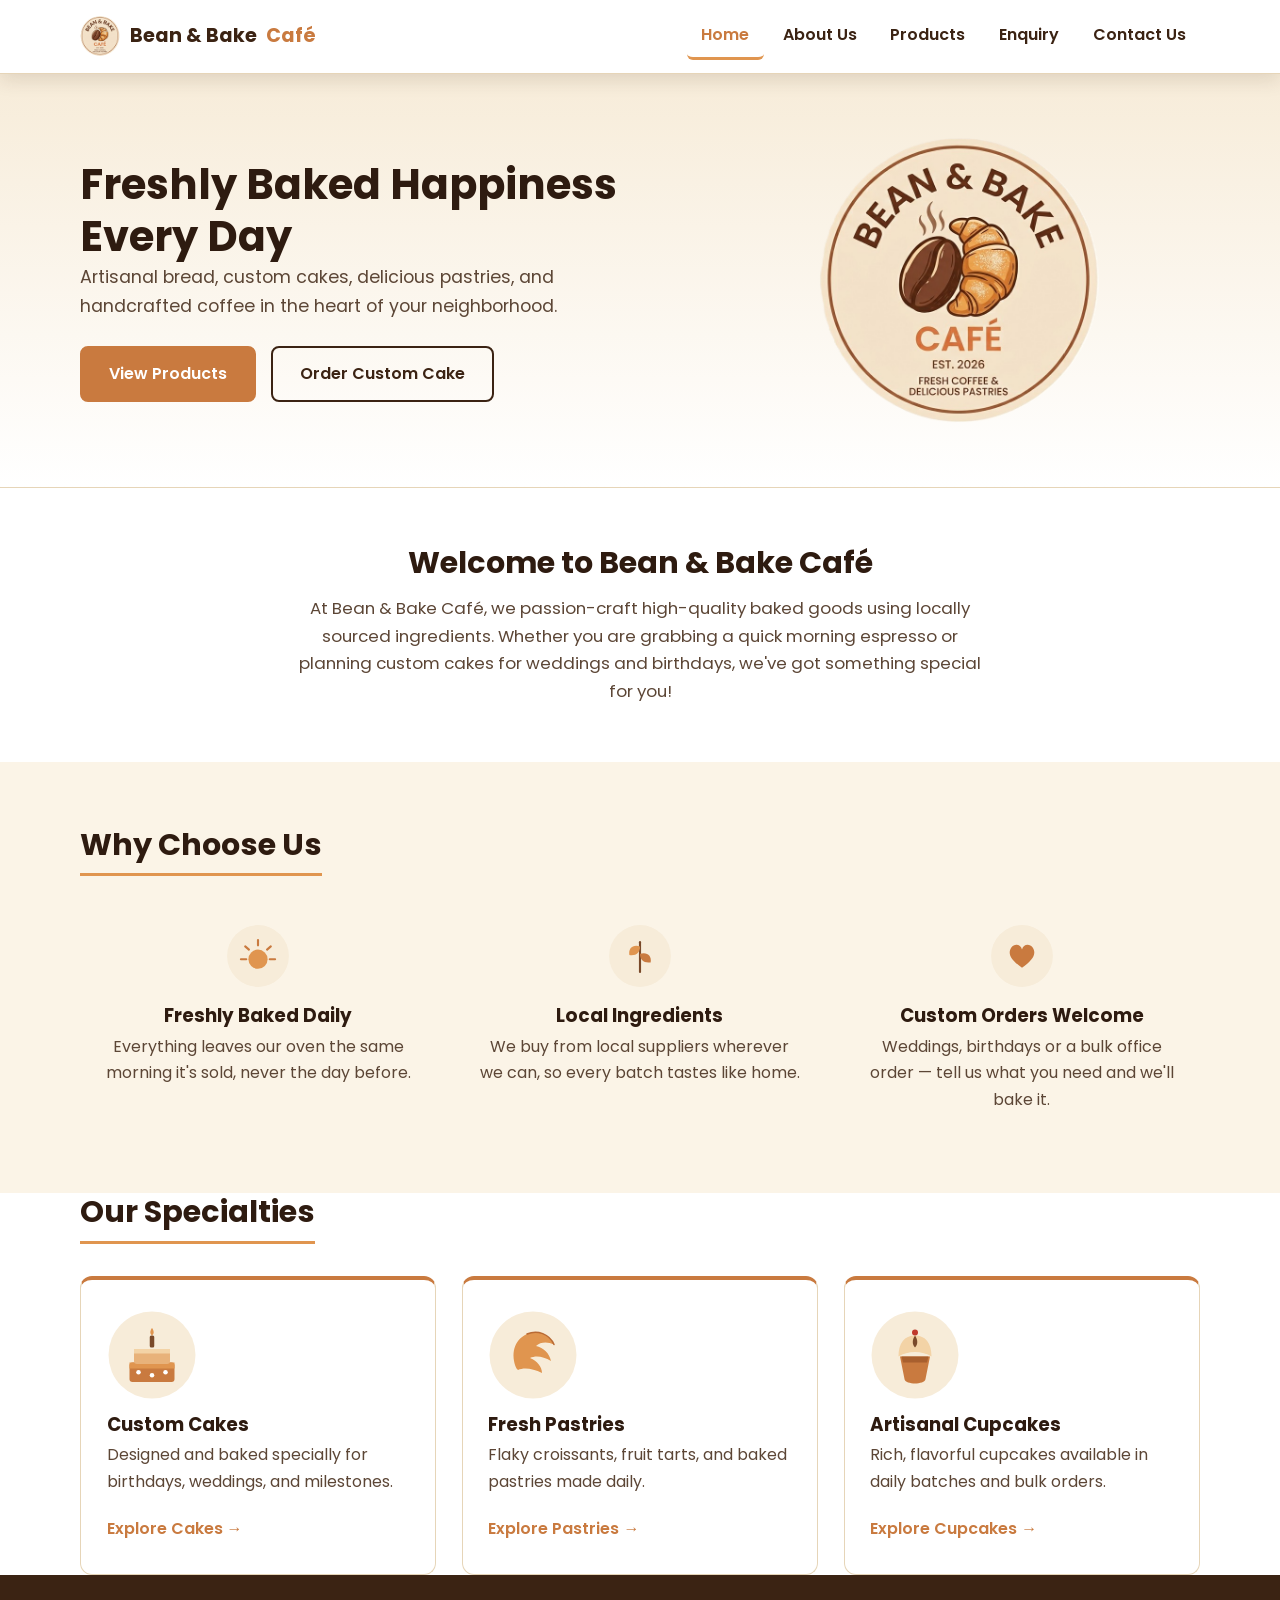
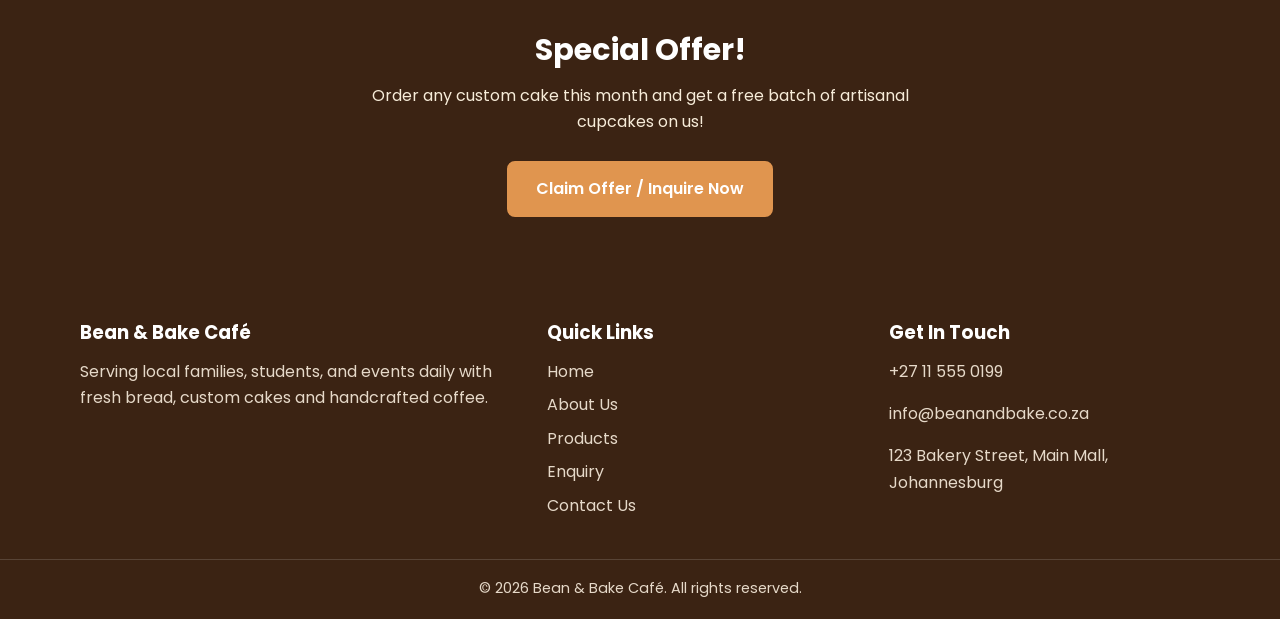
<file: wede5020-part-2-st10523398-main/wede5020-part-2-st10523398-main/wede5020-part-2-st10523398-main/index.html>
<!DOCTYPE html>
<html lang="en">
<head>
    <meta charset="UTF-8">
    <meta name="viewport" content="width=device-width, initial-scale=1.0">
    <meta name="description" content="Bean & Bake Café - artisanal bread, custom cakes, pastries and handcrafted coffee in Johannesburg.">
    <meta name="author" content="Akani Mundlovu">
    <title>Bean &amp; Bake Café | Freshly Baked Goods &amp; Coffee</title>
    <link rel="icon" href="images/favicon.png" type="image/png">
    <link rel="stylesheet" href="css/style.css">
    <!-- Google Fonts for Poppins -->
    <link rel="preconnect" href="https://fonts.googleapis.com">
    <link rel="preconnect" href="https://fonts.gstatic.com" crossorigin>
    <link href="https://fonts.googleapis.com/css2?family=Poppins:wght@400;600;700&display=swap" rel="stylesheet">
</head>
<body>

    <!-- Header & Navigation Bar -->
    <header>
        <div class="container nav-container">
            <div class="logo">
                <a href="index.html">
                    <img src="images/logo.png" alt="Bean &amp; Bake Café logo" class="logo-mark" width="40" height="40">
                    Bean &amp; Bake <span>Café</span>
                </a>
            </div>

            <!-- Menu button: only appears on small screens -->
            <input type="checkbox" id="nav-toggle" class="nav-toggle" aria-label="Open the navigation menu">
            <label for="nav-toggle" class="nav-button" title="Menu">
                <span></span>
                <span></span>
                <span></span>
            </label>

            <nav aria-label="Main navigation">
                <ul>
                    <li><a href="index.html" class="active" aria-current="page">Home</a></li>
                    <li><a href="about.html">About Us</a></li>
                    <li><a href="products.html">Products</a></li>
                    <li><a href="enquiry.html">Enquiry</a></li>
                    <li><a href="contact.html">Contact Us</a></li>
                </ul>
            </nav>
        </div>
    </header>

    <!-- Main Content Area -->
    <main>
        <!-- Hero Section -->
        <section class="hero">
            <div class="container hero-grid">
                <div class="hero-content">
                    <h1>Freshly Baked Happiness Every Day</h1>
                    <p>Artisanal bread, custom cakes, delicious pastries, and handcrafted coffee in the heart of your neighborhood.</p>
                    <div class="hero-buttons">
                        <a href="products.html" class="btn btn-primary">View Products</a>
                        <a href="enquiry.html" class="btn btn-secondary">Order Custom Cake</a>
                    </div>
                </div>
                <div class="hero-visual">
                    <img src="images/logo-full.png" alt="Bean &amp; Bake Café badge logo" width="280" height="286">
                </div>
            </div>
        </section>

        <!-- Brief Business Introduction -->
        <section class="intro container">
            <h2>Welcome to Bean &amp; Bake Café</h2>
            <p>At Bean &amp; Bake Café, we passion-craft high-quality baked goods using locally sourced ingredients. Whether you are grabbing a quick morning espresso or planning custom cakes for weddings and birthdays, we've got something special for you!</p>
        </section>

        <!-- Why Choose Us -->
        <section class="section section-tint">
            <div class="container">
                <h2 class="section-title">Why Choose Us</h2>
                <div class="feature-grid">
                    <article class="feature">
                        <img src="images/icon-fresh.svg" alt="" width="64" height="64">
                        <h3>Freshly Baked Daily</h3>
                        <p>Everything leaves our oven the same morning it's sold, never the day before.</p>
                    </article>
                    <article class="feature">
                        <img src="images/icon-local.svg" alt="" width="64" height="64">
                        <h3>Local Ingredients</h3>
                        <p>We buy from local suppliers wherever we can, so every batch tastes like home.</p>
                    </article>
                    <article class="feature">
                        <img src="images/icon-custom.svg" alt="" width="64" height="64">
                        <h3>Custom Orders Welcome</h3>
                        <p>Weddings, birthdays or a bulk office order — tell us what you need and we'll bake it.</p>
                    </article>
                </div>
            </div>
        </section>

        <!-- Featured Products -->
        <section class="featured-products container">
            <h2 class="section-title">Our Specialties</h2>
            <div class="card-grid">

                <div class="card">
                    <img src="images/icon-cake.svg" alt="Custom celebration cake icon" width="90" height="90">
                    <h3>Custom Cakes</h3>
                    <p>Designed and baked specially for birthdays, weddings, and milestones.</p>
                    <a href="products.html" class="link-btn">Explore Cakes &rarr;</a>
                </div>

                <div class="card">
                    <img src="images/icon-croissant.svg" alt="Fresh bakery pastry icon" width="90" height="90">
                    <h3>Fresh Pastries</h3>
                    <p>Flaky croissants, fruit tarts, and baked pastries made daily.</p>
                    <a href="products.html" class="link-btn">Explore Pastries &rarr;</a>
                </div>

                <div class="card">
                    <img src="images/icon-cupcake.svg" alt="Assorted cupcakes icon" width="90" height="90">
                    <h3>Artisanal Cupcakes</h3>
                    <p>Rich, flavorful cupcakes available in daily batches and bulk orders.</p>
                    <a href="products.html" class="link-btn">Explore Cupcakes &rarr;</a>
                </div>

            </div>
        </section>

        <!-- Current Promotions Banner -->
        <section class="promotions">
            <div class="container promo-box">
                <h2>Special Offer!</h2>
                <p>Order any custom cake this month and get a free batch of artisanal cupcakes on us!</p>
                <a href="enquiry.html" class="btn btn-primary">Claim Offer / Inquire Now</a>
            </div>
        </section>
    </main>

    <!-- Footer Section -->
    <footer>
        <div class="container footer-grid">
            <div class="footer-col">
                <h3>Bean &amp; Bake Café</h3>
                <p>Serving local families, students, and events daily with fresh bread, custom cakes and handcrafted coffee.</p>
            </div>
            <div class="footer-col">
                <h3>Quick Links</h3>
                <ul class="footer-links">
                    <li><a href="index.html">Home</a></li>
                    <li><a href="about.html">About Us</a></li>
                    <li><a href="products.html">Products</a></li>
                    <li><a href="enquiry.html">Enquiry</a></li>
                    <li><a href="contact.html">Contact Us</a></li>
                </ul>
            </div>
            <div class="footer-col">
                <h3>Get In Touch</h3>
                <p><a href="tel:+27115550199">+27 11 555 0199</a></p>
                <p><a href="mailto:info@beanandbake.co.za">info@beanandbake.co.za</a></p>
                <p>123 Bakery Street, Main Mall, Johannesburg</p>
            </div>
        </div>
        <div class="footer-content">
            <p>&copy; 2026 Bean &amp; Bake Café. All rights reserved.</p>
        </div>
    </footer>

</body>
</html>
</file>
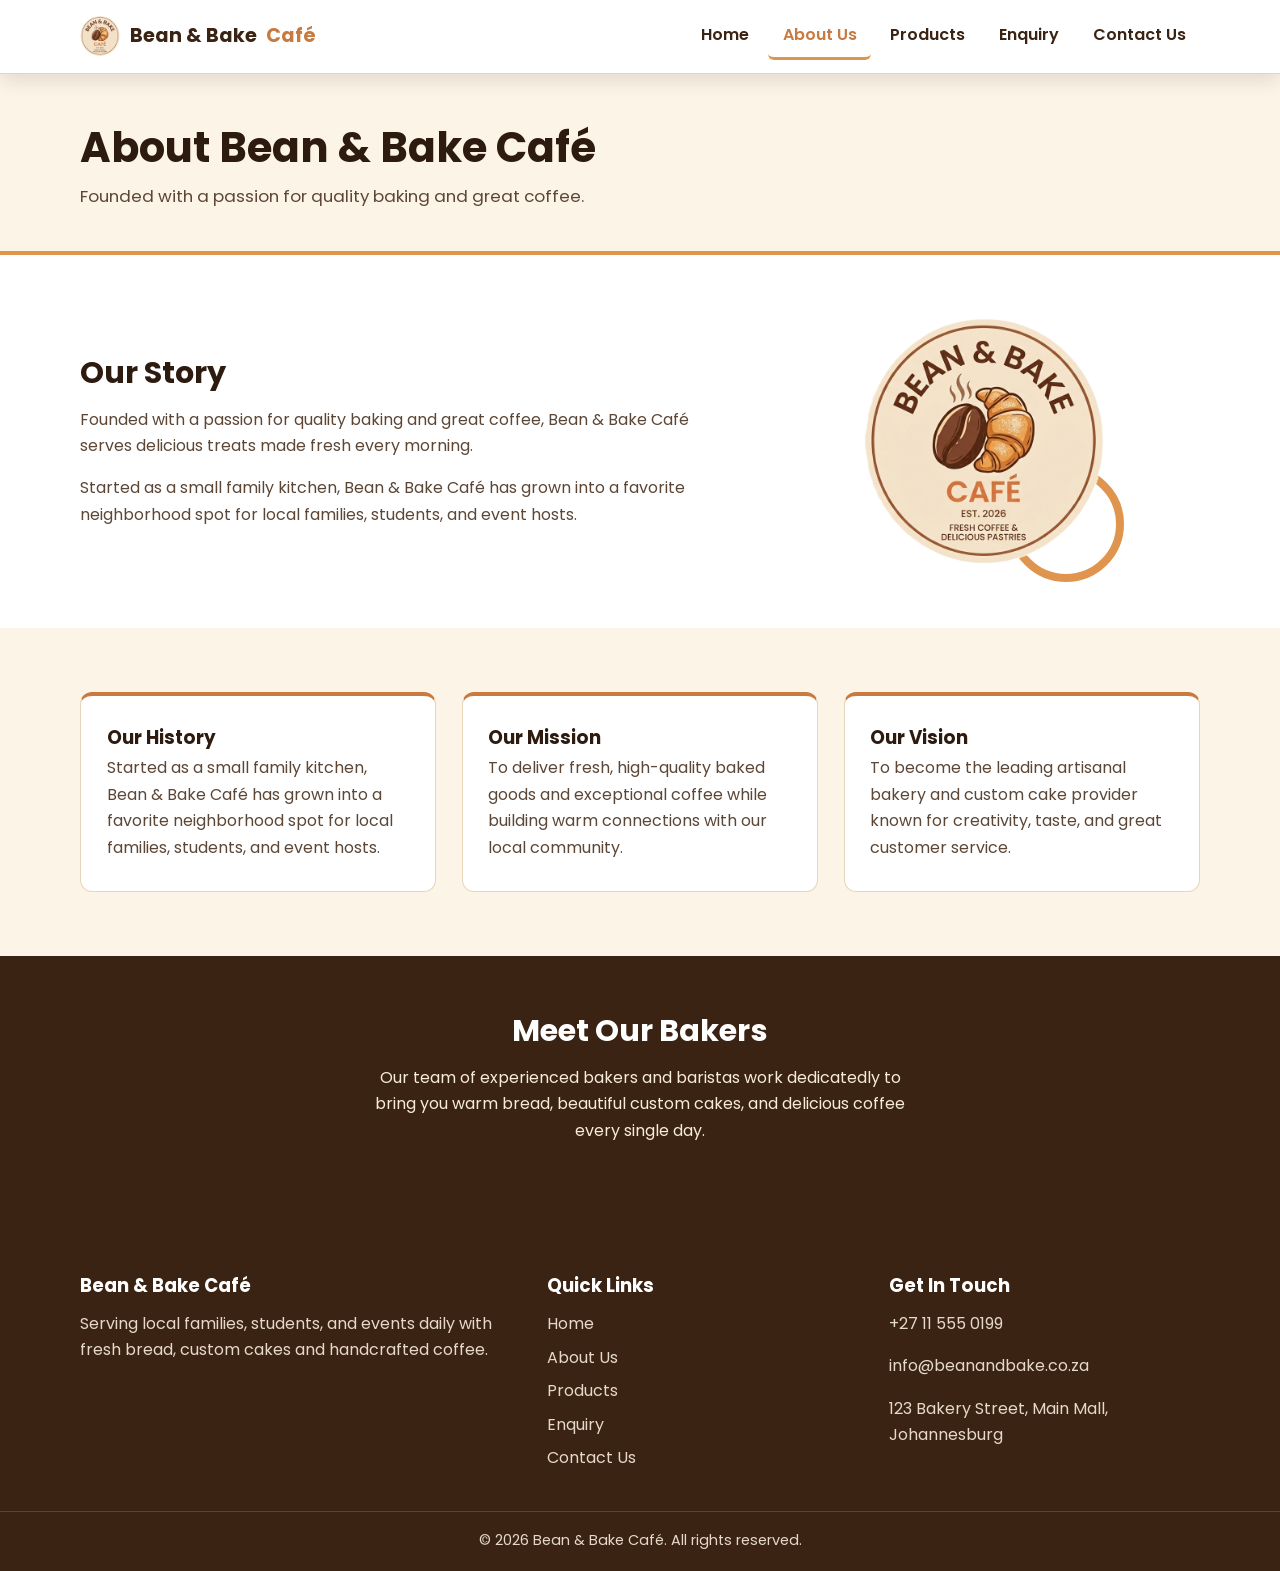
<file: wede5020-part-2-st10523398-main/wede5020-part-2-st10523398-main/wede5020-part-2-st10523398-main/about.html>
<!DOCTYPE html>
<html lang="en">
<head>
    <meta charset="UTF-8">
    <meta name="viewport" content="width=device-width, initial-scale=1.0">
    <meta name="description" content="Learn about the history, mission and vision behind Bean & Bake Café.">
    <meta name="author" content="Akani Mundlovu">
    <title>About Us | Bean &amp; Bake Café</title>
    <link rel="icon" href="images/favicon.png" type="image/png">
    <link rel="stylesheet" href="css/style.css">
    <link rel="preconnect" href="https://fonts.googleapis.com">
    <link rel="preconnect" href="https://fonts.gstatic.com" crossorigin>
    <link href="https://fonts.googleapis.com/css2?family=Poppins:wght@400;600;700&display=swap" rel="stylesheet">
</head>
<body>

    <!-- Header & Navigation -->
    <header>
        <div class="container nav-container">
            <div class="logo">
                <a href="index.html">
                    <img src="images/logo.png" alt="Bean &amp; Bake Café logo" class="logo-mark" width="40" height="40">
                    Bean &amp; Bake <span>Café</span>
                </a>
            </div>

            <input type="checkbox" id="nav-toggle" class="nav-toggle" aria-label="Open the navigation menu">
            <label for="nav-toggle" class="nav-button" title="Menu">
                <span></span>
                <span></span>
                <span></span>
            </label>

            <nav aria-label="Main navigation">
                <ul>
                    <li><a href="index.html">Home</a></li>
                    <li><a href="about.html" class="active" aria-current="page">About Us</a></li>
                    <li><a href="products.html">Products</a></li>
                    <li><a href="enquiry.html">Enquiry</a></li>
                    <li><a href="contact.html">Contact Us</a></li>
                </ul>
            </nav>
        </div>
    </header>

    <main>
        <!-- Page Heading -->
        <section class="page-head">
            <div class="container">
                <h1>About Bean &amp; Bake Café</h1>
                <p>Founded with a passion for quality baking and great coffee.</p>
            </div>
        </section>

        <!-- Our Story -->
        <section class="section">
            <div class="container split">
                <div class="split-text">
                    <h2>Our Story</h2>
                    <p>Founded with a passion for quality baking and great coffee, Bean &amp; Bake Café serves delicious treats made fresh every morning.</p>
                    <p>Started as a small family kitchen, Bean &amp; Bake Café has grown into a favorite neighborhood spot for local families, students, and event hosts.</p>
                </div>
                <div class="split-visual">
                    <img src="images/logo-full.png" alt="Bean &amp; Bake Café badge logo" width="240" height="245">
                </div>
            </div>
        </section>

        <!-- Company History, Mission & Vision -->
        <section class="section section-tint">
            <div class="container">
                <div class="card-grid">
                    <div class="card">
                        <h3>Our History</h3>
                        <p>Started as a small family kitchen, Bean &amp; Bake Café has grown into a favorite neighborhood spot for local families, students, and event hosts.</p>
                    </div>
                    <div class="card">
                        <h3>Our Mission</h3>
                        <p>To deliver fresh, high-quality baked goods and exceptional coffee while building warm connections with our local community.</p>
                    </div>
                    <div class="card">
                        <h3>Our Vision</h3>
                        <p>To become the leading artisanal bakery and custom cake provider known for creativity, taste, and great customer service.</p>
                    </div>
                </div>
            </div>
        </section>

        <!-- Team Overview -->
        <section class="promotions">
            <div class="container promo-box">
                <h2>Meet Our Bakers</h2>
                <p>Our team of experienced bakers and baristas work dedicatedly to bring you warm bread, beautiful custom cakes, and delicious coffee every single day.</p>
            </div>
        </section>
    </main>

    <footer>
        <div class="container footer-grid">
            <div class="footer-col">
                <h3>Bean &amp; Bake Café</h3>
                <p>Serving local families, students, and events daily with fresh bread, custom cakes and handcrafted coffee.</p>
            </div>
            <div class="footer-col">
                <h3>Quick Links</h3>
                <ul class="footer-links">
                    <li><a href="index.html">Home</a></li>
                    <li><a href="about.html">About Us</a></li>
                    <li><a href="products.html">Products</a></li>
                    <li><a href="enquiry.html">Enquiry</a></li>
                    <li><a href="contact.html">Contact Us</a></li>
                </ul>
            </div>
            <div class="footer-col">
                <h3>Get In Touch</h3>
                <p><a href="tel:+27115550199">+27 11 555 0199</a></p>
                <p><a href="mailto:info@beanandbake.co.za">info@beanandbake.co.za</a></p>
                <p>123 Bakery Street, Main Mall, Johannesburg</p>
            </div>
        </div>
        <div class="footer-content">
            <p>&copy; 2026 Bean &amp; Bake Café. All rights reserved.</p>
        </div>
    </footer>

</body>
</html>
</file>
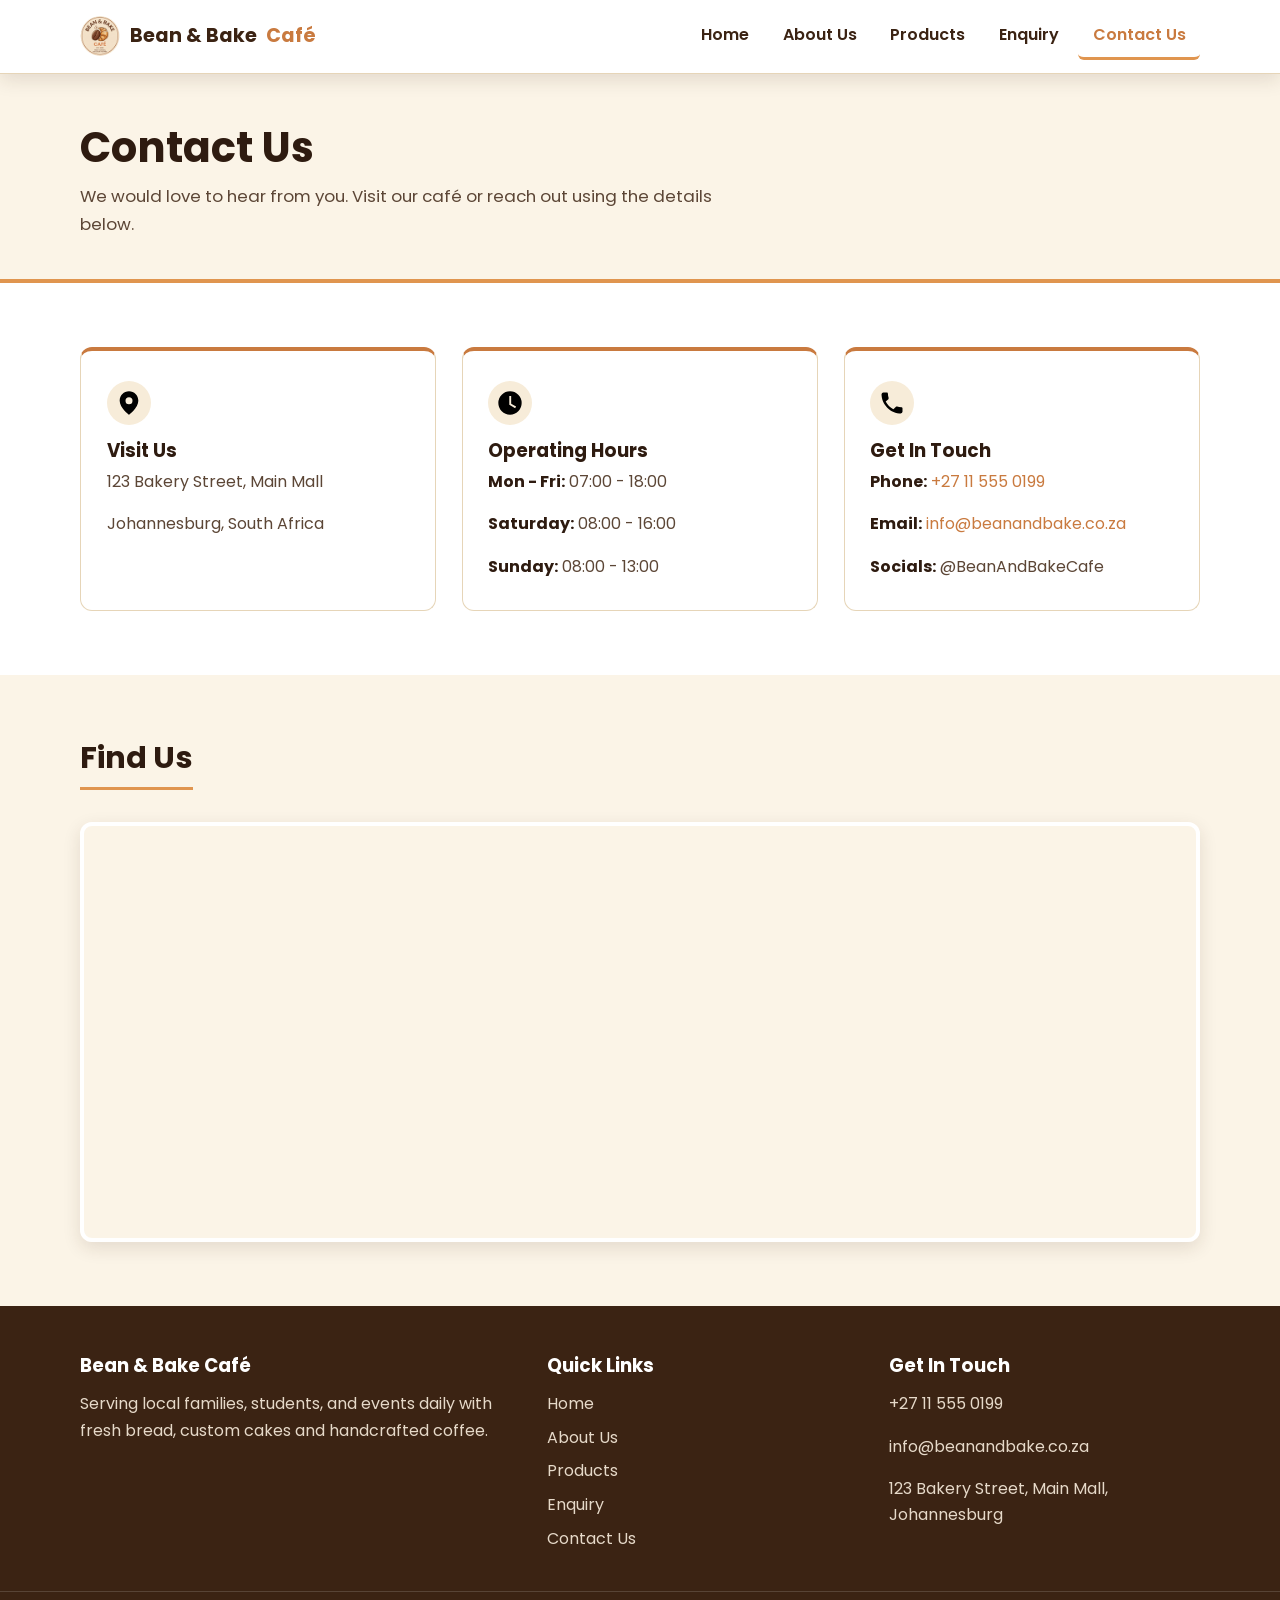
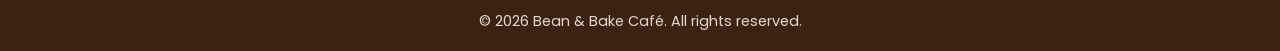
<file: wede5020-part-2-st10523398-main/wede5020-part-2-st10523398-main/wede5020-part-2-st10523398-main/contact.html>
<!DOCTYPE html>
<html lang="en">
<head>
    <meta charset="UTF-8">
    <meta name="viewport" content="width=device-width, initial-scale=1.0">
    <meta name="description" content="Visit or contact Bean & Bake Café in Johannesburg - address, hours, phone and email.">
    <meta name="author" content="Akani Mundlovu">
    <title>Contact Us | Bean &amp; Bake Café</title>
    <link rel="icon" href="images/favicon.png" type="image/png">
    <link rel="stylesheet" href="css/style.css">
    <link rel="preconnect" href="https://fonts.googleapis.com">
    <link rel="preconnect" href="https://fonts.gstatic.com" crossorigin>
    <link href="https://fonts.googleapis.com/css2?family=Poppins:wght@400;600;700&display=swap" rel="stylesheet">
</head>
<body>

    <header>
        <div class="container nav-container">
            <div class="logo">
                <a href="index.html">
                    <img src="images/logo.png" alt="Bean &amp; Bake Café logo" class="logo-mark" width="40" height="40">
                    Bean &amp; Bake <span>Café</span>
                </a>
            </div>

            <input type="checkbox" id="nav-toggle" class="nav-toggle" aria-label="Open the navigation menu">
            <label for="nav-toggle" class="nav-button" title="Menu">
                <span></span>
                <span></span>
                <span></span>
            </label>

            <nav aria-label="Main navigation">
                <ul>
                    <li><a href="index.html">Home</a></li>
                    <li><a href="about.html">About Us</a></li>
                    <li><a href="products.html">Products</a></li>
                    <li><a href="enquiry.html">Enquiry</a></li>
                    <li><a href="contact.html" class="active" aria-current="page">Contact Us</a></li>
                </ul>
            </nav>
        </div>
    </header>

    <main>
        <!-- Page Heading -->
        <section class="page-head">
            <div class="container">
                <h1>Contact Us</h1>
                <p>We would love to hear from you. Visit our café or reach out using the details below.</p>
            </div>
        </section>

        <section class="section">
            <div class="container">
                <div class="card-grid">

                    <div class="card contact-card">
                        <img src="images/icon-pin.svg" alt="" class="contact-icon" width="28" height="28">
                        <h3>Visit Us</h3>
                        <p>123 Bakery Street, Main Mall</p>
                        <p>Johannesburg, South Africa</p>
                    </div>

                    <div class="card contact-card">
                        <img src="images/icon-clock.svg" alt="" class="contact-icon" width="28" height="28">
                        <h3>Operating Hours</h3>
                        <p><strong>Mon - Fri:</strong> 07:00 - 18:00</p>
                        <p><strong>Saturday:</strong> 08:00 - 16:00</p>
                        <p><strong>Sunday:</strong> 08:00 - 13:00</p>
                    </div>

                    <div class="card contact-card">
                        <img src="images/icon-phone.svg" alt="" class="contact-icon" width="28" height="28">
                        <h3>Get In Touch</h3>
                        <p><strong>Phone:</strong> <a href="tel:+27115550199">+27 11 555 0199</a></p>
                        <p><strong>Email:</strong> <a href="mailto:info@beanandbake.co.za">info@beanandbake.co.za</a></p>
                        <p><strong>Socials:</strong> @BeanAndBakeCafe</p>
                    </div>

                </div>
            </div>
        </section>

        <!-- Find Us -->
        <section class="section section-tint">
            <div class="container">
                <h2 class="section-title">Find Us</h2>
                <div class="map-frame">
                    <iframe
                        title="Map showing Bean &amp; Bake Café in Main Mall, Johannesburg"
                        src="https://www.google.com/maps?q=Main+Mall+Johannesburg+South+Africa&output=embed"
                        allowfullscreen loading="lazy">
                    </iframe>
                </div>
            </div>
        </section>
    </main>

    <footer>
        <div class="container footer-grid">
            <div class="footer-col">
                <h3>Bean &amp; Bake Café</h3>
                <p>Serving local families, students, and events daily with fresh bread, custom cakes and handcrafted coffee.</p>
            </div>
            <div class="footer-col">
                <h3>Quick Links</h3>
                <ul class="footer-links">
                    <li><a href="index.html">Home</a></li>
                    <li><a href="about.html">About Us</a></li>
                    <li><a href="products.html">Products</a></li>
                    <li><a href="enquiry.html">Enquiry</a></li>
                    <li><a href="contact.html">Contact Us</a></li>
                </ul>
            </div>
            <div class="footer-col">
                <h3>Get In Touch</h3>
                <p><a href="tel:+27115550199">+27 11 555 0199</a></p>
                <p><a href="mailto:info@beanandbake.co.za">info@beanandbake.co.za</a></p>
                <p>123 Bakery Street, Main Mall, Johannesburg</p>
            </div>
        </div>
        <div class="footer-content">
            <p>&copy; 2026 Bean &amp; Bake Café. All rights reserved.</p>
        </div>
    </footer>

</body>
</html>
</file>
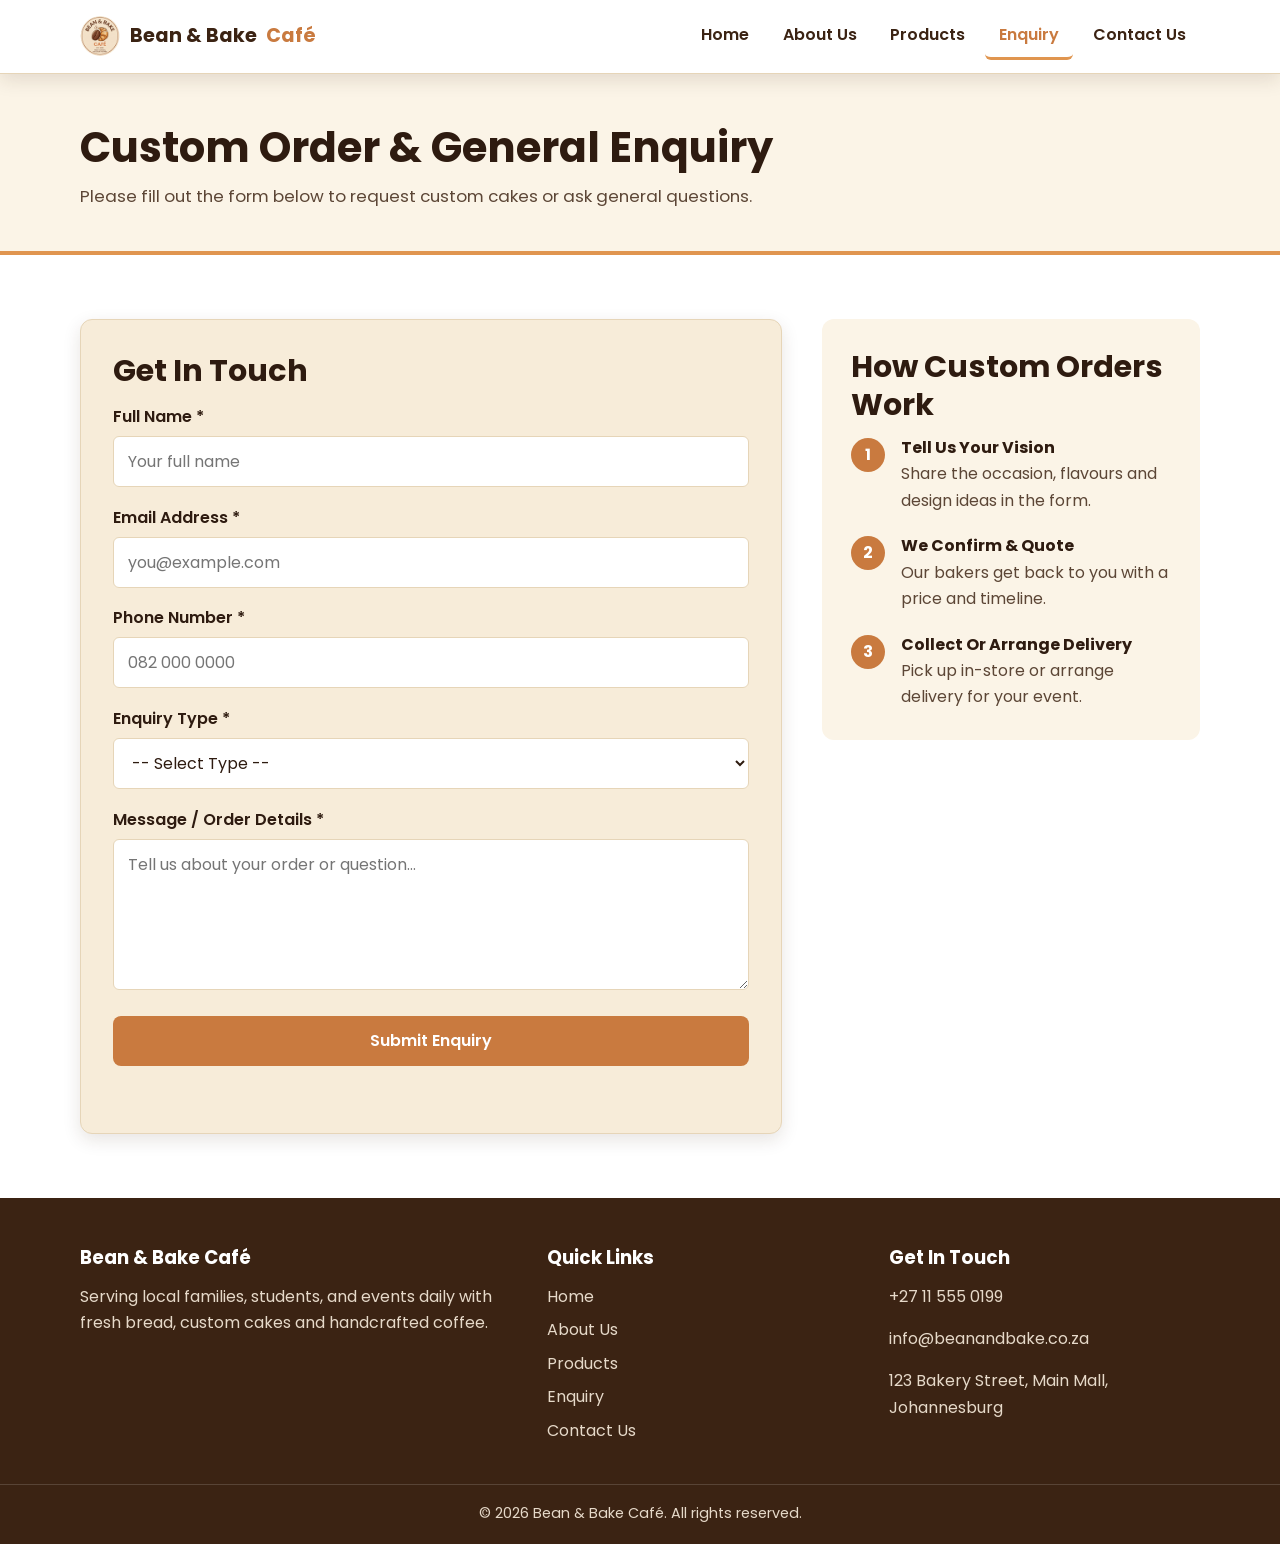
<file: wede5020-part-2-st10523398-main/wede5020-part-2-st10523398-main/wede5020-part-2-st10523398-main/enquiry.html>
<!DOCTYPE html>
<html lang="en">
<head>
    <meta charset="UTF-8">
    <meta name="viewport" content="width=device-width, initial-scale=1.0">
    <meta name="description" content="Request a custom cake or send a general enquiry to Bean & Bake Café.">
    <meta name="author" content="Akani Mundlovu">
    <title>Enquiry Form | Bean &amp; Bake Café</title>
    <link rel="icon" href="images/favicon.png" type="image/png">
    <link rel="stylesheet" href="css/style.css">
    <link rel="preconnect" href="https://fonts.googleapis.com">
    <link rel="preconnect" href="https://fonts.gstatic.com" crossorigin>
    <link href="https://fonts.googleapis.com/css2?family=Poppins:wght@400;600;700&display=swap" rel="stylesheet">
</head>
<body>

    <header>
        <div class="container nav-container">
            <div class="logo">
                <a href="index.html">
                    <img src="images/logo.png" alt="Bean &amp; Bake Café logo" class="logo-mark" width="40" height="40">
                    Bean &amp; Bake <span>Café</span>
                </a>
            </div>

            <input type="checkbox" id="nav-toggle" class="nav-toggle" aria-label="Open the navigation menu">
            <label for="nav-toggle" class="nav-button" title="Menu">
                <span></span>
                <span></span>
                <span></span>
            </label>

            <nav aria-label="Main navigation">
                <ul>
                    <li><a href="index.html">Home</a></li>
                    <li><a href="about.html">About Us</a></li>
                    <li><a href="products.html">Products</a></li>
                    <li><a href="enquiry.html" class="active" aria-current="page">Enquiry</a></li>
                    <li><a href="contact.html">Contact Us</a></li>
                </ul>
            </nav>
        </div>
    </header>

    <main>
        <!-- Page Heading -->
        <section class="page-head">
            <div class="container">
                <h1>Custom Order &amp; General Enquiry</h1>
                <p>Please fill out the form below to request custom cakes or ask general questions.</p>
            </div>
        </section>

        <section class="section">
            <div class="container form-layout">
                <div class="form-panel">
                    <h2>Get In Touch</h2>
                    <form id="enquiryForm">

                        <div class="field">
                            <label for="fullName">Full Name *</label>
                            <input type="text" id="fullName" name="fullName" placeholder="Your full name" required>
                        </div>

                        <div class="field">
                            <label for="email">Email Address *</label>
                            <input type="email" id="email" name="email" placeholder="you@example.com" required>
                        </div>

                        <div class="field">
                            <label for="phone">Phone Number *</label>
                            <input type="tel" id="phone" name="phone" placeholder="082 000 0000" required>
                        </div>

                        <div class="field">
                            <label for="enquiryType">Enquiry Type *</label>
                            <select id="enquiryType" name="enquiryType" required>
                                <option value="">-- Select Type --</option>
                                <option value="custom-cake">Custom Cake Request</option>
                                <option value="bulk-order">Bulk Bakery Order</option>
                                <option value="general">General Question</option>
                            </select>
                        </div>

                        <div class="field">
                            <label for="message">Message / Order Details *</label>
                            <textarea id="message" name="message" rows="5" placeholder="Tell us about your order or question..." required></textarea>
                        </div>

                        <button type="submit" class="btn btn-primary btn-block">Submit Enquiry</button>

                        <p id="formStatus" class="form-status"></p>
                    </form>
                </div>

                <!-- How it works -->
                <aside class="side-panel">
                    <h2>How Custom Orders Work</h2>
                    <ol class="steps">
                        <li>
                            <span class="step-num">1</span>
                            <div>
                                <h3>Tell Us Your Vision</h3>
                                <p>Share the occasion, flavours and design ideas in the form.</p>
                            </div>
                        </li>
                        <li>
                            <span class="step-num">2</span>
                            <div>
                                <h3>We Confirm &amp; Quote</h3>
                                <p>Our bakers get back to you with a price and timeline.</p>
                            </div>
                        </li>
                        <li>
                            <span class="step-num">3</span>
                            <div>
                                <h3>Collect Or Arrange Delivery</h3>
                                <p>Pick up in-store or arrange delivery for your event.</p>
                            </div>
                        </li>
                    </ol>
                </aside>
            </div>
        </section>
    </main>

    <footer>
        <div class="container footer-grid">
            <div class="footer-col">
                <h3>Bean &amp; Bake Café</h3>
                <p>Serving local families, students, and events daily with fresh bread, custom cakes and handcrafted coffee.</p>
            </div>
            <div class="footer-col">
                <h3>Quick Links</h3>
                <ul class="footer-links">
                    <li><a href="index.html">Home</a></li>
                    <li><a href="about.html">About Us</a></li>
                    <li><a href="products.html">Products</a></li>
                    <li><a href="enquiry.html">Enquiry</a></li>
                    <li><a href="contact.html">Contact Us</a></li>
                </ul>
            </div>
            <div class="footer-col">
                <h3>Get In Touch</h3>
                <p><a href="tel:+27115550199">+27 11 555 0199</a></p>
                <p><a href="mailto:info@beanandbake.co.za">info@beanandbake.co.za</a></p>
                <p>123 Bakery Street, Main Mall, Johannesburg</p>
            </div>
        </div>
        <div class="footer-content">
            <p>&copy; 2026 Bean &amp; Bake Café. All rights reserved.</p>
        </div>
    </footer>

    <script src="js/main.js"></script>
</body>
</html>
</file>
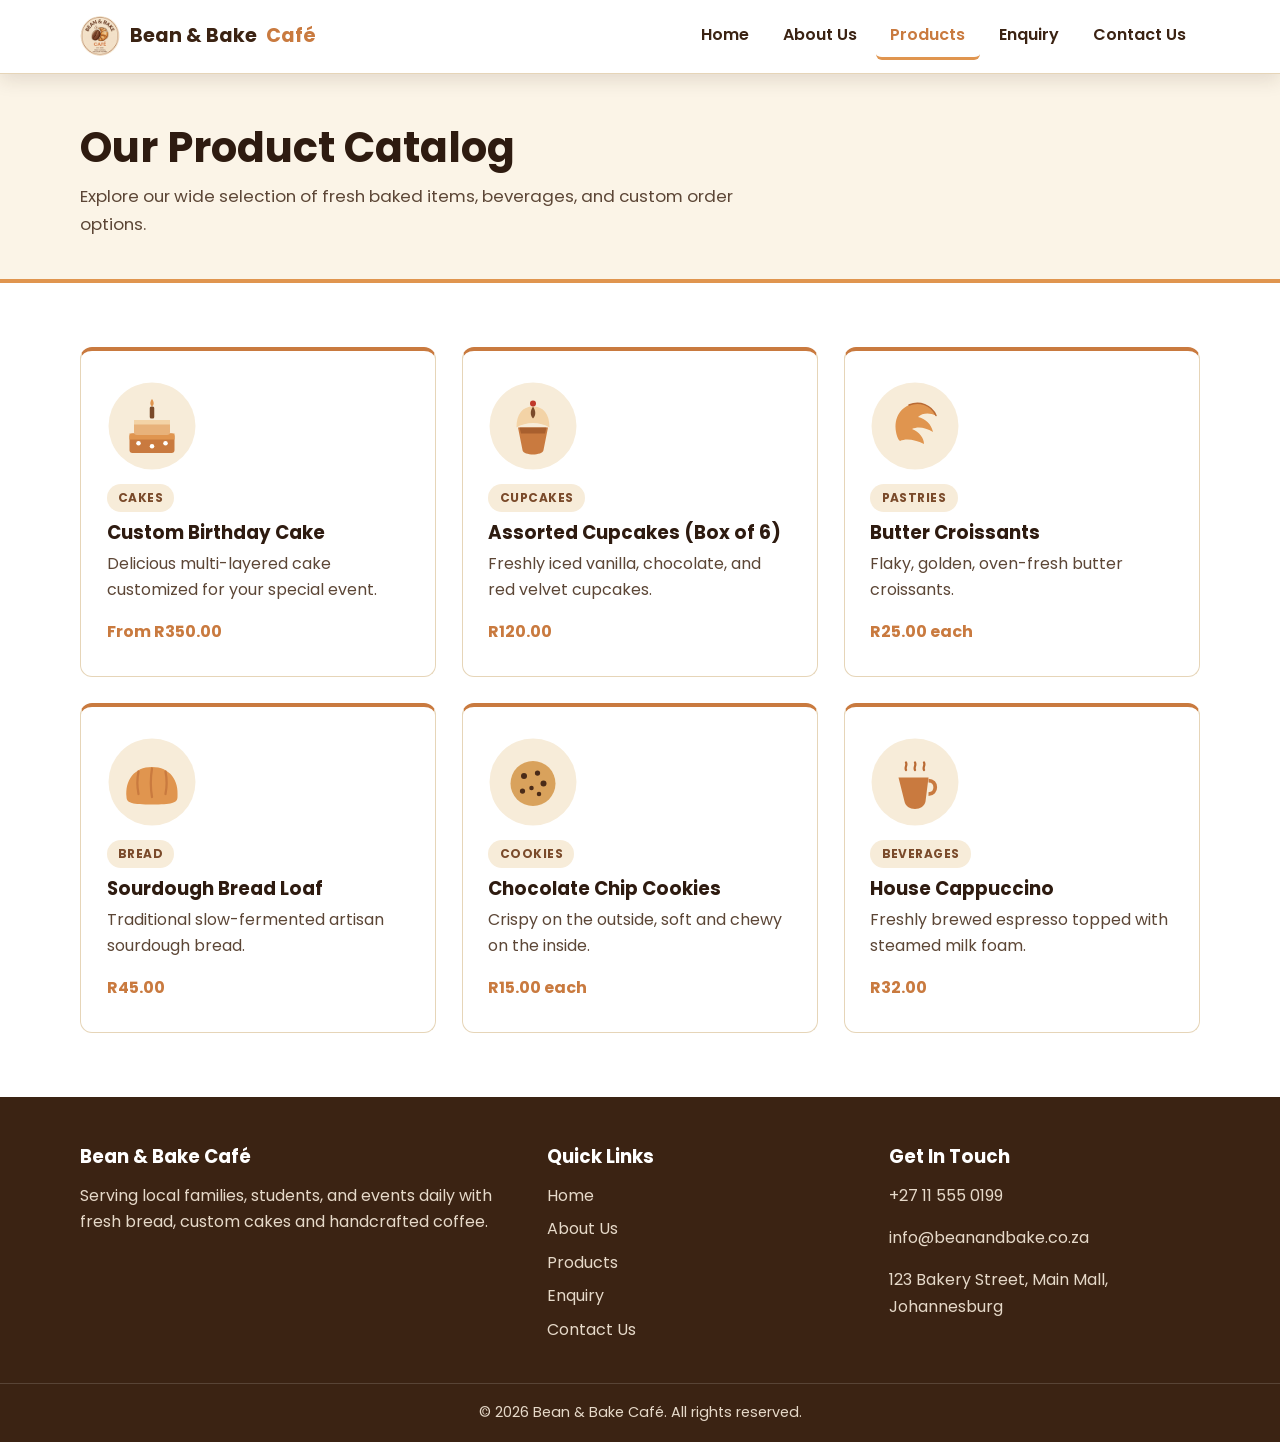
<file: wede5020-part-2-st10523398-main/wede5020-part-2-st10523398-main/wede5020-part-2-st10523398-main/products.html>
<!DOCTYPE html>
<html lang="en">
<head>
    <meta charset="UTF-8">
    <meta name="viewport" content="width=device-width, initial-scale=1.0">
    <meta name="description" content="Browse Bean & Bake Café's cakes, cupcakes, pastries, bread, cookies and coffee.">
    <meta name="author" content="Akani Mundlovu">
    <title>Products | Bean &amp; Bake Café</title>
    <link rel="icon" href="images/favicon.png" type="image/png">
    <link rel="stylesheet" href="css/style.css">
    <link rel="preconnect" href="https://fonts.googleapis.com">
    <link rel="preconnect" href="https://fonts.gstatic.com" crossorigin>
    <link href="https://fonts.googleapis.com/css2?family=Poppins:wght@400;600;700&display=swap" rel="stylesheet">
</head>
<body>

    <header>
        <div class="container nav-container">
            <div class="logo">
                <a href="index.html">
                    <img src="images/logo.png" alt="Bean &amp; Bake Café logo" class="logo-mark" width="40" height="40">
                    Bean &amp; Bake <span>Café</span>
                </a>
            </div>

            <input type="checkbox" id="nav-toggle" class="nav-toggle" aria-label="Open the navigation menu">
            <label for="nav-toggle" class="nav-button" title="Menu">
                <span></span>
                <span></span>
                <span></span>
            </label>

            <nav aria-label="Main navigation">
                <ul>
                    <li><a href="index.html">Home</a></li>
                    <li><a href="about.html">About Us</a></li>
                    <li><a href="products.html" class="active" aria-current="page">Products</a></li>
                    <li><a href="enquiry.html">Enquiry</a></li>
                    <li><a href="contact.html">Contact Us</a></li>
                </ul>
            </nav>
        </div>
    </header>

    <main>
        <!-- Page Heading -->
        <section class="page-head">
            <div class="container">
                <h1>Our Product Catalog</h1>
                <p>Explore our wide selection of fresh baked items, beverages, and custom order options.</p>
            </div>
        </section>

        <!-- Product Gallery -->
        <section class="section featured-products">
            <div class="container">
                <div class="card-grid product-grid">

                    <div class="card">
                        <img src="images/icon-cake.svg" alt="Custom birthday cake icon" width="90" height="90">
                        <span class="tag">Cakes</span>
                        <h3>Custom Birthday Cake</h3>
                        <p>Delicious multi-layered cake customized for your special event.</p>
                        <p class="price">From R350.00</p>
                    </div>

                    <div class="card">
                        <img src="images/icon-cupcake.svg" alt="Assorted cupcakes icon" width="90" height="90">
                        <span class="tag">Cupcakes</span>
                        <h3>Assorted Cupcakes (Box of 6)</h3>
                        <p>Freshly iced vanilla, chocolate, and red velvet cupcakes.</p>
                        <p class="price">R120.00</p>
                    </div>

                    <div class="card">
                        <img src="images/icon-croissant.svg" alt="Butter croissants icon" width="90" height="90">
                        <span class="tag">Pastries</span>
                        <h3>Butter Croissants</h3>
                        <p>Flaky, golden, oven-fresh butter croissants.</p>
                        <p class="price">R25.00 each</p>
                    </div>

                    <div class="card">
                        <img src="images/icon-bread.svg" alt="Artisan sourdough bread icon" width="90" height="90">
                        <span class="tag">Bread</span>
                        <h3>Sourdough Bread Loaf</h3>
                        <p>Traditional slow-fermented artisan sourdough bread.</p>
                        <p class="price">R45.00</p>
                    </div>

                    <div class="card">
                        <img src="images/icon-cookies.svg" alt="Chocolate chip cookies icon" width="90" height="90">
                        <span class="tag">Cookies</span>
                        <h3>Chocolate Chip Cookies</h3>
                        <p>Crispy on the outside, soft and chewy on the inside.</p>
                        <p class="price">R15.00 each</p>
                    </div>

                    <div class="card">
                        <img src="images/icon-coffee.svg" alt="Hot cappuccino icon" width="90" height="90">
                        <span class="tag">Beverages</span>
                        <h3>House Cappuccino</h3>
                        <p>Freshly brewed espresso topped with steamed milk foam.</p>
                        <p class="price">R32.00</p>
                    </div>

                </div>
            </div>
        </section>
    </main>

    <footer>
        <div class="container footer-grid">
            <div class="footer-col">
                <h3>Bean &amp; Bake Café</h3>
                <p>Serving local families, students, and events daily with fresh bread, custom cakes and handcrafted coffee.</p>
            </div>
            <div class="footer-col">
                <h3>Quick Links</h3>
                <ul class="footer-links">
                    <li><a href="index.html">Home</a></li>
                    <li><a href="about.html">About Us</a></li>
                    <li><a href="products.html">Products</a></li>
                    <li><a href="enquiry.html">Enquiry</a></li>
                    <li><a href="contact.html">Contact Us</a></li>
                </ul>
            </div>
            <div class="footer-col">
                <h3>Get In Touch</h3>
                <p><a href="tel:+27115550199">+27 11 555 0199</a></p>
                <p><a href="mailto:info@beanandbake.co.za">info@beanandbake.co.za</a></p>
                <p>123 Bakery Street, Main Mall, Johannesburg</p>
            </div>
        </div>
        <div class="footer-content">
            <p>&copy; 2026 Bean &amp; Bake Café. All rights reserved.</p>
        </div>
    </footer>

</body>
</html>
</file>
<file: wede5020-part-2-st10523398-main/wede5020-part-2-st10523398-main/wede5020-part-2-st10523398-main/css/style.css>
/* =============================================================
   Bean & Bake Café - main stylesheet
   WEDE5020 Part 2 (CSS Styling and Responsive Design)
   Author: Akani Mundlovu (ST10523398)

   Contents
   1.  Reset
   2.  Colour and font variables
   3.  Default (base) styles
   4.  Layout helpers
   5.  Buttons and links
   6.  Header, navigation and menu button
   7.  Hero section
   8.  Cards (shared by home, about, products, contact)
   9.  Feature grid (Why Choose Us)
   10. Promotions band
   11. Page heading banner
   12. About page split section
   13. Product grid extras (tag, price)
   14. Forms and side panel
   15. Contact cards and map
   16. Footer
   17. Tablet breakpoint (max-width: 992px)
   18. Mobile breakpoint (max-width: 600px)
   19. Reduced motion
   ============================================================= */


/* ---------- 1. Reset ---------- */
* {
  margin: 0;
  padding: 0;
  box-sizing: border-box;
}

img {
  display: block;
  max-width: 100%;
  height: auto;
}

ul, ol {
  list-style: none;
}

a {
  color: inherit;
  text-decoration: none;
}


/* ---------- 2. Colour and font variables ---------- */
:root {
  --cream: #f7ecd9;
  --cream-soft: #fbf4e7;
  --cream-dark: #efdbb8;
  --bg-beige: #f7ecd9;
  --brown-dark: #3b2313;
  --brown: #7a4a2a;
  --orange: #c97a3f;
  --orange-bright: #e0954f;
  --ink: #2e1b10;
  --body-text: #5c4636;
  --line: #e6d5b8;
  --white: #ffffff;

  --font-heading: 'Poppins', 'Segoe UI', Tahoma, sans-serif;
  --font-body: 'Poppins', 'Segoe UI', Tahoma, Geneva, Verdana, sans-serif;

  --wrap: 1120px;
  --radius: 12px;
  --shadow: 0 6px 18px rgba(59, 35, 19, 0.12);
}


/* ---------- 3. Default (base) styles ---------- */
html {
  font-size: 100%;
  scroll-behavior: smooth;
}

body {
  font-family: var(--font-body);
  font-weight: 400;
  font-size: 1rem;
  line-height: 1.65;
  color: var(--body-text);
  background-color: var(--white);
}

h1, h2, h3 {
  font-family: var(--font-heading);
  font-weight: 700;
  color: var(--ink);
  line-height: 1.25;
}

h1 {
  font-size: 2.6rem;
}

h2 {
  font-size: 1.9rem;
  margin-bottom: 0.9rem;
}

h3 {
  font-size: 1.15rem;
  margin-bottom: 0.4rem;
}

p {
  margin-bottom: 1rem;
}

p:last-child {
  margin-bottom: 0;
}

strong {
  color: var(--ink);
}


/* ---------- 4. Layout helpers ---------- */
.container {
  width: 90%;
  max-width: var(--wrap);
  margin: 0 auto;
}

.section {
  padding: 4rem 0;
}

.section-tint {
  background-color: var(--cream-soft);
}

.section-title {
  margin-bottom: 2rem;
  padding-bottom: 0.6rem;
  border-bottom: 3px solid var(--orange-bright);
  display: inline-block;
}

.intro {
  padding: 3.5rem 0;
  text-align: center;
}

.intro h2 {
  margin-bottom: 0.8rem;
}

.intro p {
  max-width: 62ch;
  margin-left: auto;
  margin-right: auto;
  font-size: 1.05rem;
}


/* ---------- 5. Buttons and links ---------- */
.btn {
  display: inline-block;
  padding: 0.8rem 1.7rem;
  border: 2px solid var(--orange);
  border-radius: 8px;
  font-family: var(--font-heading);
  font-size: 1rem;
  font-weight: 600;
  cursor: pointer;
  transition: background-color 0.2s ease, color 0.2s ease, transform 0.15s ease;
}

.btn-primary {
  background-color: var(--orange);
  border-color: var(--orange);
  color: var(--white);
}

.btn-primary:hover {
  background-color: var(--brown);
  border-color: var(--brown);
}

.btn-secondary {
  background-color: transparent;
  border-color: var(--brown-dark);
  color: var(--brown-dark);
}

.btn-secondary:hover {
  background-color: var(--brown-dark);
  color: var(--white);
}

.btn:focus {
  outline: 3px solid var(--brown-dark);
  outline-offset: 3px;
}

.btn:active {
  transform: translateY(2px);
}

.btn-block {
  display: block;
  width: 100%;
  text-align: center;
  border: none;
}

.link-btn {
  display: inline-block;
  margin-top: 0.3rem;
  color: var(--orange);
  font-weight: 600;
  border-bottom: 1px solid transparent;
  transition: border-color 0.2s ease, color 0.2s ease;
}

.link-btn:hover,
.link-btn:focus {
  color: var(--brown);
  border-bottom-color: var(--brown);
}


/* ---------- 6. Header, navigation and menu button ---------- */
header {
  position: sticky;
  top: 0;
  z-index: 10;
  background-color: var(--white);
  border-bottom: 1px solid var(--line);
  box-shadow: var(--shadow);
}

.nav-container {
  display: flex;
  justify-content: space-between;
  align-items: center;
  padding: 0.8rem 0;
  gap: 1rem;
}

.logo a {
  display: flex;
  align-items: center;
  gap: 0.6rem;
  font-family: var(--font-heading);
  font-size: 1.2rem;
  font-weight: 700;
  color: var(--brown-dark);
}

.logo-mark {
  border-radius: 50%;
}

.logo span {
  color: var(--orange);
}

nav ul {
  display: flex;
  gap: 0.3rem;
}

nav a {
  display: block;
  padding: 0.55rem 0.9rem;
  border-radius: 6px;
  border-bottom: 3px solid transparent;
  font-family: var(--font-heading);
  font-weight: 600;
  color: var(--brown-dark);
  transition: background-color 0.2s ease, color 0.2s ease;
}

nav a:hover {
  background-color: var(--cream);
  color: var(--orange);
}

nav a:focus {
  outline: 3px solid var(--orange-bright);
  outline-offset: 2px;
}

nav a:active {
  background-color: var(--brown-dark);
  color: var(--white);
}

nav a.active {
  border-bottom-color: var(--orange-bright);
  color: var(--orange);
}

/* menu button - hidden on desktop, switched on in the mobile media query */
.nav-toggle {
  position: absolute;
  width: 1px;
  height: 1px;
  padding: 0;
  border: 0;
  opacity: 0;
}

.nav-button {
  display: none;
  flex-direction: column;
  justify-content: center;
  width: 46px;
  height: 40px;
  padding: 0 0.65rem;
  border: 2px solid var(--brown-dark);
  border-radius: 6px;
  background-color: var(--white);
  cursor: pointer;
}

.nav-button span {
  display: block;
  height: 3px;
  margin-bottom: 5px;
  border-radius: 2px;
  background-color: var(--brown-dark);
}

.nav-button span:last-child {
  margin-bottom: 0;
}

.nav-button:hover {
  border-color: var(--orange);
}

.nav-toggle:focus + .nav-button {
  outline: 3px solid var(--orange-bright);
  outline-offset: 2px;
}

.nav-toggle:checked + .nav-button {
  background-color: var(--brown-dark);
}

.nav-toggle:checked + .nav-button span {
  background-color: var(--white);
}


/* ---------- 7. Hero section ---------- */
.hero {
  background: linear-gradient(180deg, var(--cream) 0%, var(--white) 100%);
  border-bottom: 1px solid var(--line);
}

.hero-grid {
  display: grid;
  grid-template-columns: 1.1fr 0.9fr;
  align-items: center;
  gap: 3rem;
  padding: 4rem 0;
}

.hero-content p {
  max-width: 46ch;
  font-size: 1.1rem;
}

.hero-buttons {
  display: flex;
  flex-wrap: wrap;
  gap: 0.9rem;
  margin-top: 1.6rem;
}

.hero-visual {
  position: relative;
  justify-self: center;
  max-width: 280px;
}

.hero-visual::before {
  content: "";
  position: absolute;
  top: -20px;
  left: -22px;
  width: 120px;
  height: 120px;
  border: 8px solid var(--orange-bright);
  border-radius: 50%;
  z-index: -1;
}

.hero-visual img {
  width: 100%;
  height: auto;
}


/* ---------- 8. Cards (shared by home, about, products, contact) ---------- */
.card-grid {
  display: grid;
  grid-template-columns: repeat(3, 1fr);
  gap: 1.6rem;
}

.card {
  padding: 1.9rem 1.6rem;
  background-color: var(--white);
  border: 1px solid var(--line);
  border-top: 4px solid var(--orange);
  border-radius: var(--radius);
  text-align: left;
  transition: box-shadow 0.2s ease, transform 0.2s ease, border-top-color 0.2s ease;
}

.card:hover {
  border-top-color: var(--brown-dark);
  box-shadow: var(--shadow);
  transform: translateY(-4px);
}

.card img {
  margin-bottom: 0.8rem;
}


/* ---------- 9. Feature grid (Why Choose Us) ---------- */
.feature-grid {
  display: grid;
  grid-template-columns: repeat(3, 1fr);
  gap: 1.6rem;
}

.feature {
  text-align: center;
  padding: 1rem;
}

.feature img {
  margin: 0 auto 1rem;
}


/* ---------- 10. Promotions band ---------- */
.promotions {
  padding: 3.5rem 0;
  background-color: var(--brown-dark);
  color: var(--cream);
}

.promo-box {
  text-align: center;
}

.promotions h2 {
  color: var(--white);
}

.promotions p {
  max-width: 55ch;
  margin-left: auto;
  margin-right: auto;
  margin-bottom: 1.6rem;
}

.promotions .btn-primary {
  border-color: var(--orange-bright);
  background-color: var(--orange-bright);
}

.promotions .btn-primary:hover {
  background-color: var(--white);
  border-color: var(--white);
  color: var(--brown-dark);
}


/* ---------- 11. Page heading banner ---------- */
.page-head {
  padding: 3rem 0 2.5rem;
  background-color: var(--cream-soft);
  border-bottom: 4px solid var(--orange-bright);
}

.page-head h1 {
  margin-bottom: 0.6rem;
}

.page-head p {
  max-width: 62ch;
  font-size: 1.05rem;
}


/* ---------- 12. About page split section ---------- */
.split {
  display: grid;
  grid-template-columns: 1.2fr 0.8fr;
  align-items: center;
  gap: 2.5rem;
}

.split-visual {
  position: relative;
  justify-self: center;
  max-width: 240px;
}

.split-visual::before {
  content: "";
  position: absolute;
  bottom: -18px;
  right: -20px;
  width: 100px;
  height: 100px;
  border: 8px solid var(--orange-bright);
  border-radius: 50%;
  z-index: -1;
}


/* ---------- 13. Product grid extras (tag, price) ---------- */
.tag {
  display: inline-block;
  padding: 0.25rem 0.7rem;
  margin-bottom: 0.6rem;
  border-radius: 999px;
  background-color: var(--cream);
  color: var(--brown);
  font-size: 0.75rem;
  font-weight: 700;
  text-transform: uppercase;
  letter-spacing: 0.04em;
}

.price {
  margin-top: 0.6rem;
  font-family: var(--font-heading);
  font-weight: 700;
  color: var(--orange);
}


/* ---------- 14. Forms and side panel ---------- */
.form-layout {
  display: grid;
  grid-template-columns: 1.3fr 0.7fr;
  align-items: start;
  gap: 2.5rem;
}

.form-panel {
  padding: 2rem;
  background-color: var(--bg-beige);
  border: 1px solid var(--line);
  border-radius: var(--radius);
  box-shadow: var(--shadow);
}

.field {
  margin-bottom: 1.1rem;
}

label {
  display: block;
  margin-bottom: 0.35rem;
  font-family: var(--font-heading);
  font-weight: 600;
  color: var(--ink);
}

input,
select,
textarea {
  width: 100%;
  padding: 0.75rem 0.9rem;
  border: 1px solid var(--line);
  border-radius: 6px;
  background-color: var(--white);
  font-family: var(--font-body);
  font-size: 1rem;
  color: var(--ink);
  transition: border-color 0.2s ease, box-shadow 0.2s ease;
}

textarea {
  resize: vertical;
}

input:hover,
select:hover,
textarea:hover {
  border-color: var(--orange);
}

input:focus,
select:focus,
textarea:focus {
  outline: none;
  border-color: var(--brown-dark);
  box-shadow: 0 0 0 3px rgba(59, 35, 19, 0.15);
}

.form-status {
  margin-top: 1rem;
  text-align: center;
  font-weight: 700;
  min-height: 1.2em;
}

.side-panel {
  padding: 1.8rem;
  background-color: var(--cream-soft);
  border-radius: var(--radius);
}

.steps li {
  display: flex;
  gap: 1rem;
  margin-bottom: 1.4rem;
}

.steps li:last-child {
  margin-bottom: 0;
}

.step-num {
  flex-shrink: 0;
  display: flex;
  align-items: center;
  justify-content: center;
  width: 34px;
  height: 34px;
  border-radius: 50%;
  background-color: var(--orange);
  color: var(--white);
  font-family: var(--font-heading);
  font-weight: 700;
}

.steps h3 {
  font-size: 1rem;
  margin-bottom: 0.2rem;
}


/* ---------- 15. Contact cards and map ---------- */
.contact-card .contact-icon {
  padding: 0.5rem;
  margin-bottom: 0.9rem;
  border-radius: 50%;
  background-color: var(--cream);
  color: var(--orange);
  box-sizing: content-box;
}

.contact-card a {
  color: var(--orange);
  border-bottom: 1px solid transparent;
}

.contact-card a:hover,
.contact-card a:focus {
  border-bottom-color: var(--orange);
}

.map-frame {
  height: 420px;
  overflow: hidden;
  border: 4px solid var(--white);
  border-radius: var(--radius);
  box-shadow: var(--shadow);
}

.map-frame iframe {
  width: 100%;
  height: 100%;
  border: 0;
}


/* ---------- 16. Footer ---------- */
footer {
  background-color: var(--brown-dark);
  color: #e6d9c9;
}

.footer-grid {
  display: grid;
  grid-template-columns: 1.4fr 1fr 1fr;
  gap: 2rem;
  padding: 3rem 0 2rem;
}

.footer-col h3 {
  margin-bottom: 0.9rem;
  color: var(--white);
}

.footer-links li {
  margin-bottom: 0.45rem;
}

footer a {
  border-bottom: 1px solid transparent;
  transition: color 0.2s ease;
}

footer a:hover {
  color: var(--orange-bright);
  border-bottom-color: var(--orange-bright);
}

footer a:focus {
  outline: 2px solid var(--orange-bright);
  outline-offset: 2px;
}

.footer-content {
  padding: 1.1rem 0;
  border-top: 1px solid rgba(255, 255, 255, 0.15);
  text-align: center;
  font-size: 0.9rem;
}


/* ---------- 17. Tablet breakpoint (max-width: 992px) ---------- */
@media screen and (max-width: 992px) {
  html {
    font-size: 95%;
  }

  h1 {
    font-size: 2.15rem;
  }

  h2 {
    font-size: 1.6rem;
  }

  .section {
    padding: 3rem 0;
  }

  .hero-grid,
  .split {
    grid-template-columns: 1fr;
    gap: 2rem;
    padding: 3rem 0;
    text-align: center;
  }

  .hero-content p {
    max-width: 100%;
    margin-left: auto;
    margin-right: auto;
  }

  .hero-buttons {
    justify-content: center;
  }

  .split-visual {
    order: -1;
    max-width: 200px;
  }

  .card-grid,
  .feature-grid {
    grid-template-columns: repeat(2, 1fr);
  }

  .form-layout {
    grid-template-columns: 1fr;
  }

  .footer-grid {
    grid-template-columns: repeat(2, 1fr);
  }

  .map-frame {
    height: 340px;
  }
}


/* ---------- 18. Mobile breakpoint (max-width: 600px) ---------- */
@media screen and (max-width: 600px) {
  html {
    font-size: 90%;
  }

  h1 {
    font-size: 1.75rem;
  }

  h2 {
    font-size: 1.4rem;
  }

  .container {
    width: 92%;
  }

  .section {
    padding: 2.25rem 0;
  }

  /* logo stays left, menu button sits right, dropdown opens below */
  .nav-container {
    position: relative;
    flex-wrap: nowrap;
    justify-content: space-between;
  }

  .logo a {
    font-size: 1.05rem;
  }

  .nav-button {
    display: flex;
  }

  nav {
    display: none;
    position: absolute;
    top: calc(100% + 0.7rem);
    left: 0;
    right: 0;
    background-color: var(--white);
    border: 1px solid var(--line);
    border-bottom: 3px solid var(--orange-bright);
    border-radius: 0 0 8px 8px;
    box-shadow: var(--shadow);
  }

  .nav-toggle:checked ~ nav {
    display: block;
  }

  nav ul {
    flex-direction: column;
    gap: 0;
    padding: 0.3rem 1rem 0.5rem;
  }

  nav a {
    padding: 0.75rem 0.5rem;
    border-radius: 0;
    border-bottom: 1px solid var(--line);
  }

  nav li:last-child a {
    border-bottom: 0;
  }

  nav a.active {
    background-color: var(--cream);
  }

  .card-grid,
  .feature-grid,
  .form-layout,
  .footer-grid {
    grid-template-columns: 1fr;
  }

  .hero-visual {
    max-width: 76%;
    margin: 0 auto;
  }

  .hero-visual::before,
  .split-visual::before {
    display: none;
  }

  .btn {
    display: block;
    width: 100%;
    text-align: center;
  }

  .hero-buttons {
    flex-direction: column;
  }

  .form-panel,
  .side-panel,
  .card {
    padding: 1.3rem;
  }

  .map-frame {
    height: 260px;
  }

  .footer-grid {
    padding: 2rem 0 1.5rem;
  }
}


/* ---------- 19. Reduced motion ---------- */
@media (prefers-reduced-motion: reduce) {
  * {
    transition: none;
    scroll-behavior: auto;
  }
}
</file>
